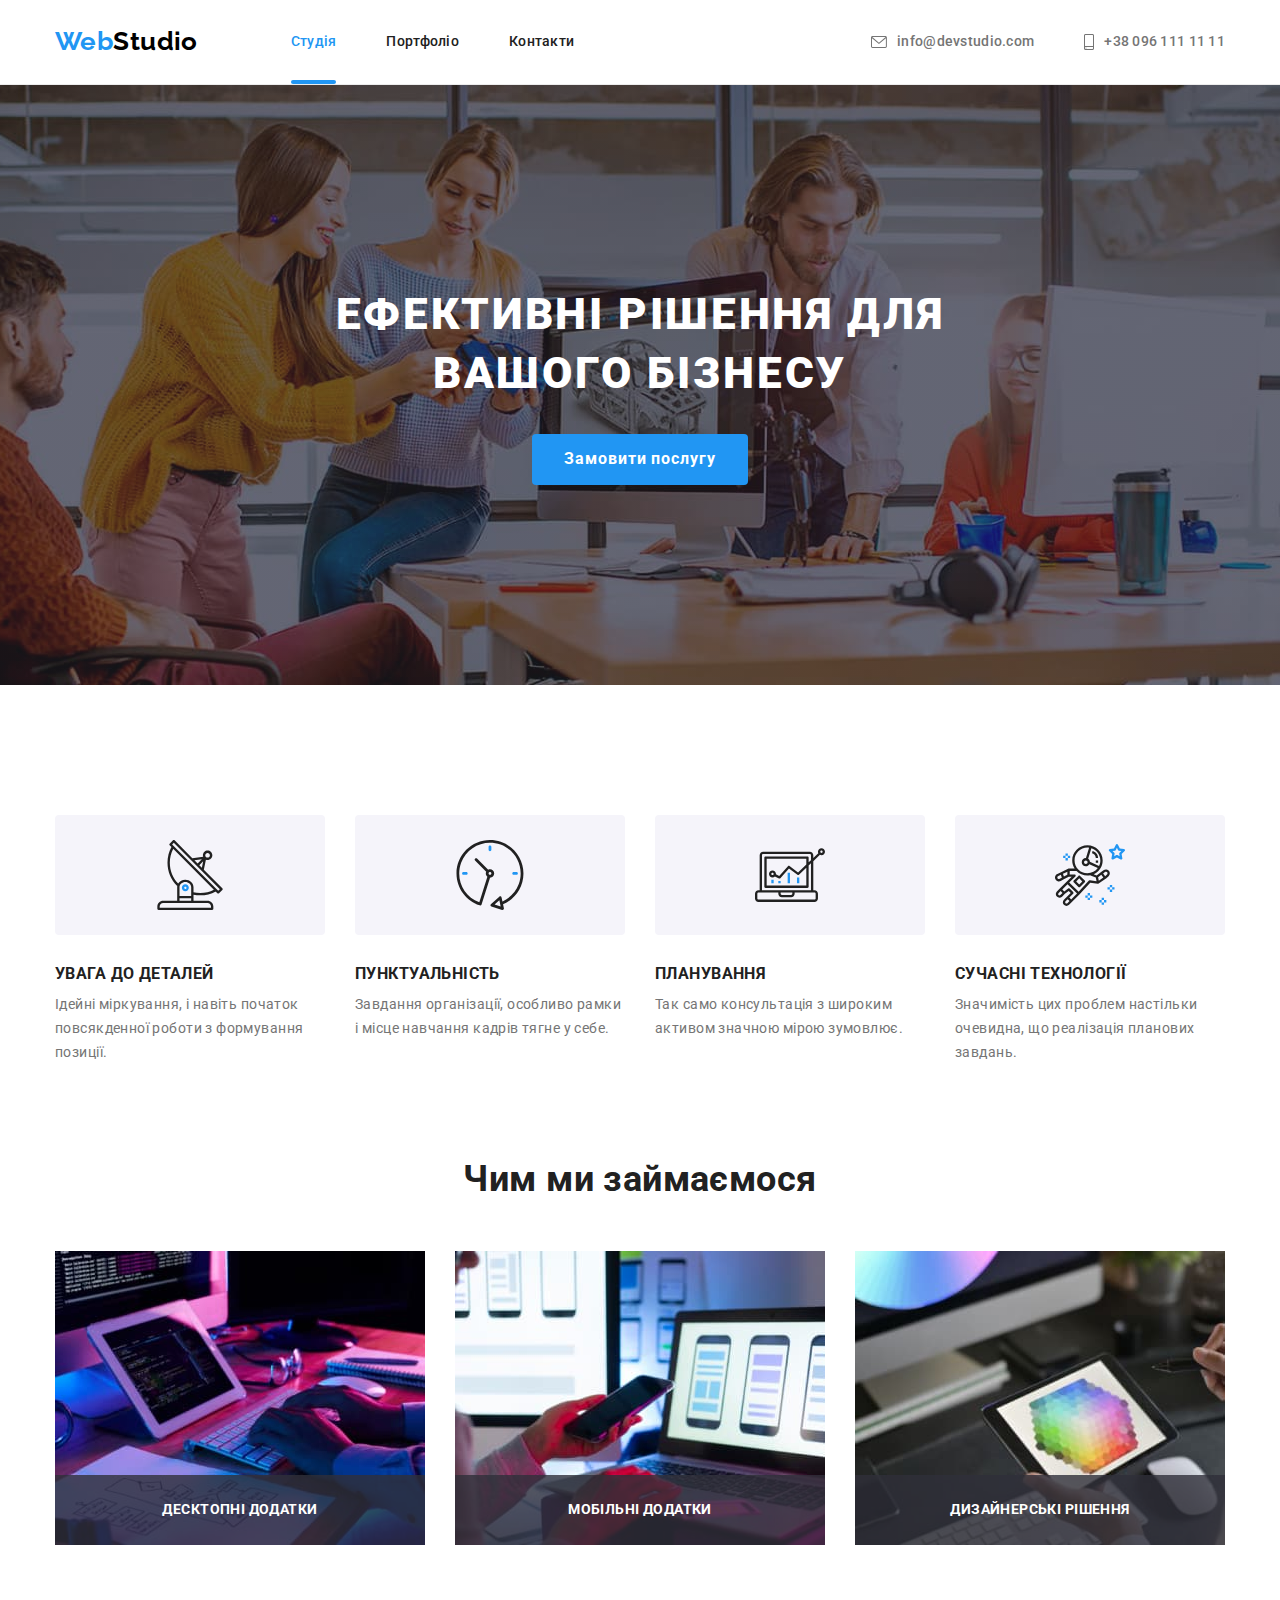
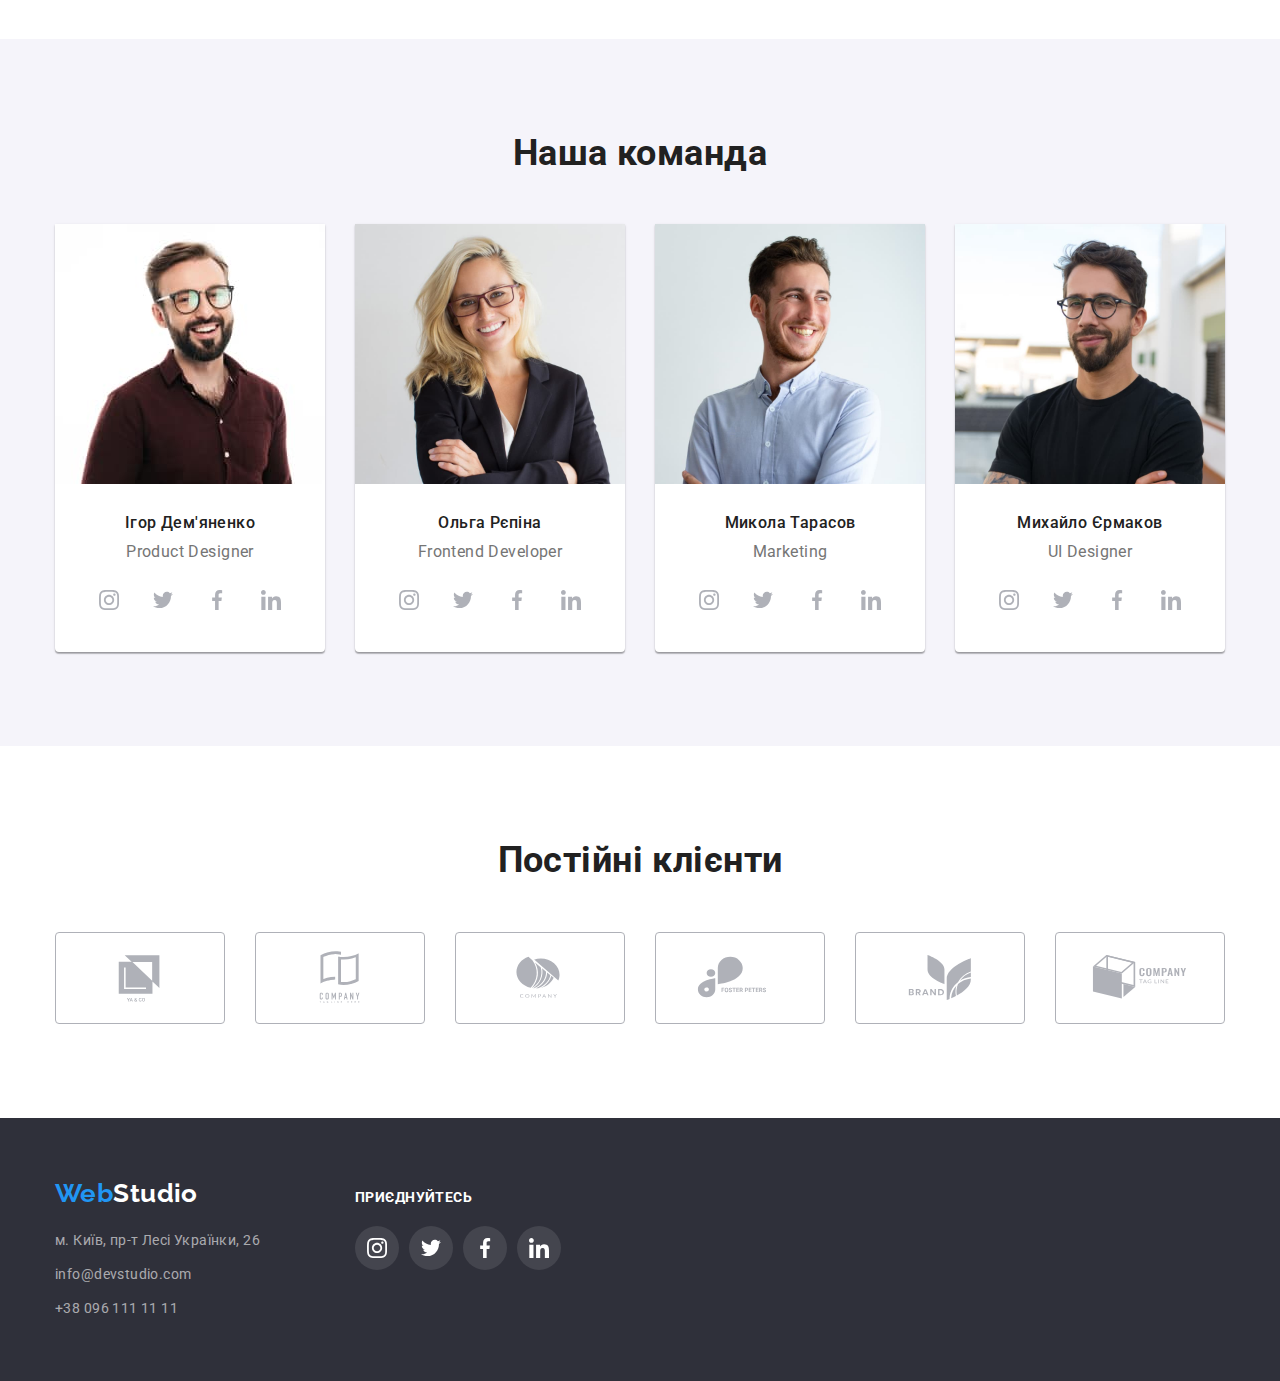
<file: index.html>
<!DOCTYPE html>
<html lang="uk">
<head>
    <meta charset="UTF-8">
    <meta http-equiv="X-UA-Compatible" content="IE=edge">
    <meta name="viewport" content="width=device-width, initial-scale=1.0">
    <title>Студія</title>
    <link rel="preconnect" href="https://fonts.googleapis.com">
    <link rel="preconnect" href="https://fonts.gstatic.com" crossorigin>
    <link href="https://fonts.googleapis.com/css2?family=Raleway:wght@700&family=Roboto:wght@400;500;700;900&display=swap"
        rel="stylesheet">
    <link rel="stylesheet" href="https://cdnjs.cloudflare.com/ajax/libs/modern-normalize/1.1.0/modern-normalize.min.css">
    <link rel="stylesheet" href="./css/styles.css">
</head>
<body>
    <header class="page-header border">
        <div class="container header-flex">
        <nav class="page-menu header-flex">
        <a class="logo link" href="./index.html" lang="en">Web<span class="logo-sp-head">Studio</span></a>
        <ul class="nav-list list">
            <li class="nav-item">
                <a class="nav-link active-page link" href="./index.html">Студія</a>
            </li>
            <li class="nav-item">
                <a class="nav-link link" href="./portfolio.html">Портфоліо</a>
            </li>
            <li class="nav-item">
                <a class="nav-link link" href="">Контакти</a>
            </li>
        </ul>
        </nav>
        <ul class="contact-list list">
            <li class="contact-item">
                <a class="contact-link link" href="mailto:info@devstudio.com">
                <svg  class="icon-contact" width="16" height="12">
                    <use href="./images/symbol-defs.svg#icon-envelope"></use>
                </svg>
                info@devstudio.com</a>
            </li>
            <li class="contact-item">
                <a class="contact-link link" href="tel:+380961111111">
                <svg class="icon-contact" width="10" height="16">
                    <use href="./images/symbol-defs.svg#icon-smartphone"></use>
                </svg>    
                +38 096 111 11 11</a>
            </li>
        </ul>
        </div>
    </header>
    <main class="page-main">
        <section class="hero-section section">
            <div class="banner">   
            <div class="container">
            <h1 class="hero-titel">Ефективні рішення для вашого бізнесу</h1>
            <button class="main-button" type="button" data-modal-open>Замовити послугу
            </button>
            </div>
            </div>
        </section>
        <section class="benefits-section section">
            <div class="container">
             <h2 class="benefits-titel">Наші переваги</h2>
             <ul class="benefits-list list">
                <li class="benefits-item details-item">
                    <div class="benefits-icon">
                        <svg  width="70" height="70" >
                            <use href="./images/symbol-defs.svg#icon-antenna"></use>
                        </svg>
                    </div>
                    <h3 class="benefits-points">Увага до деталей</h3>
                    <p class="benefits-text">Ідейні міркування, і навіть початок повсякденної роботи з формування позиції.</p>            
                </li>                         
                <li class="benefits-item punctuality-item">
                    <div class="benefits-icon">
                        <svg  width="70" height="70">
                            <use href="./images/symbol-defs.svg#icon-clock"></use>
                        </svg>
                    </div>
                    <h3 class="benefits-points">Пунктуальність</h3>
                    <p class="benefits-text">Завдання організації, особливо рамки і місце навчання кадрів тягне у себе.</p>
                </li>                   
                <li class="benefits-item planning-item">
                    <div class="benefits-icon">
                        <svg width="70" height="70">
                            <use href="./images/symbol-defs.svg#icon-pc"></use>
                        </svg>
                    </div>
                    <h3 class="benefits-points">Планування</h3>
                    <p class="benefits-text">Так само консультація з широким активом значною мірою зумовлює.</p>
                </li>                     
                <li class="benefits-item technology-item">
                    <div class="benefits-icon">
                        <svg width="70" height="70">
                            <use href="./images/symbol-defs.svg#icon-astronaut"></use>
                        </svg>
                    </div>
                    <h3 class="benefits-points">Сучасні технології</h3>
                    <p class="benefits-text">Значимість цих проблем настільки очевидна, що реалізація планових завдань.</p>
                </li>         
             </ul>
            </div>
        </section>
        <section class="works-section section">
            <div class="container">
            <h2 class="works-titel">Чим ми займаємося</h2>
            <ul class="works-list list">
             <li class="works-item">
                <img class="works-img" 
                src="./images/img1.jpg" 
                alt="Приклад роботи" 
                width="370" 
                height="294">
                <p class="works-text">Десктопні додатки</p>
             </li>
            <li class="works-item">
                <img class="works-img"
                src="./images/img2.jpg" 
                alt="Приклад роботи" 
                width="370" 
                height="294">
                <p class="works-text">Мобільні додатки</p>
            </li>
             <li class="works-item">
                <img class="works-img"
                src="./images/img3.jpg" 
                alt="Приклад роботи" 
                width="370" 
                height="294">
                <p class="works-text">Дизайнерські рішення</p>
             </li>
            </ul>
            </div>
        </section>
        <section class="teams-section section">
            <div class="container">
            <h2 class="teams-titel">Наша команда</h2>
            <ul class="teams-list list">
                <li class="teams-item">
                    <img class="teams-img"
                    src="./images/team-1.jpg" 
                    alt="team-1" 
                    width="270" 
                    height="260">
                    <h3 class="teams-name">Ігор Дем'яненко</h3>
                    <p class="teams-position-text" lang="en">Product Designer</p>
                    <ul class="social-list list">
                        <li class="social-item">
                            <a class="social-link" 
                            href="https://www.instagram.com/">
                            <svg class="instagram" width="20" height="20">
                                <use href="./images/symbol-defs.svg#icon-instagram"></use>
                            </svg>
                        </a>
                        </li>
                        <li class="social-item">
                            <a class="social-link" 
                            href="https://twitter.com/">
                            <svg class="twitter" width="20" height="20">
                                <use href="./images/symbol-defs.svg#icon-twitter"></use>
                            </svg>
                        </a>
                        </li>
                        <li class="social-item">
                            <a class="social-link"
                             href="https://www.facebook.com/">
                             <svg class="facebook" width="20" height="20">
                                <use href="./images/symbol-defs.svg#icon-facebook"></use>
                             </svg>
                            </a>
                        </li>
                        <li class="social-item">
                            <a class="social-link"
                             href="https://www.linkedin.com/">
                             <svg class="linkedin" width="20" height="20">
                                <use href="./images/symbol-defs.svg#icon-linkedin"></use>
                             </svg>
                            </a>
                        </li>
                    </ul>
                </li>    
                <li class="teams-item">
                    <img  class="teams-img"
                    src="./images/team-2.jpg" 
                    alt="team-2" 
                    width="270" 
                    height="260">
                    <h3 class="teams-name">Ольга Рєпіна</h3>
                    <p class="teams-position-text" lang="en">Frontend Developer</p>
                    <ul class="social-list list">
                        <li class="social-item instagram-link">
                            <a class="social-link" href="https://www.instagram.com/">
                                <svg class="instagram" width="20" height="20">
                                    <use href="./images/symbol-defs.svg#icon-instagram"></use>
                                </svg>
                            </a>
                        </li>
                        <li class="social-item">
                            <a class="social-link" href="https://twitter.com/">
                                <svg class="twitter" width="20" height="20">
                                    <use href="./images/symbol-defs.svg#icon-twitter"></use>
                                </svg>
                            </a>
                        </li>
                        <li class="social-item">
                            <a class="social-link" href="https://www.facebook.com/">
                                <svg class="facebook" width="20" height="20">
                                    <use href="./images/symbol-defs.svg#icon-facebook"></use>
                                </svg>
                            </a>
                        </li>
                        <li class="social-item">
                            <a class="social-link" href="https://www.linkedin.com/">
                                <svg class="linkedin" width="20" height="20">
                                    <use href="./images/symbol-defs.svg#icon-linkedin"></use>
                                </svg>
                            </a>
                        </li>
                    </ul>
                </li>
                <li class="teams-item">
                    <img class="teams-img"
                    src="./images/team-3.jpg" 
                    alt="team-3" 
                    width="270" 
                    height="260">
                    <h3 class="teams-name">Микола Тарасов</h3>
                    <p class="teams-position-text" lang="en">Marketing</p>
                    <ul class="social-list list">
                        <li class="social-item instagram-link">
                            <a class="social-link" href="https://www.instagram.com/">
                                <svg class="instagram" width="20" height="20">
                                    <use href="./images/symbol-defs.svg#icon-instagram"></use>
                                </svg>
                            </a>
                        </li>
                        <li class="social-item">
                            <a class="social-link" href="https://twitter.com/">
                                <svg class="twitter" width="20" height="20">
                                    <use href="./images/symbol-defs.svg#icon-twitter"></use>
                                </svg>
                            </a>
                        </li>
                        <li class="social-item">
                            <a class="social-link" href="https://www.facebook.com/">
                                <svg class="facebook" width="20" height="20">
                                    <use href="./images/symbol-defs.svg#icon-facebook"></use>
                                </svg>
                            </a>
                        </li>
                        <li class="social-item">
                            <a class="social-link" href="https://www.linkedin.com/">
                                <svg class="linkedin" width="20" height="20">
                                    <use href="./images/symbol-defs.svg#icon-linkedin"></use>
                                </svg>
                            </a>
                        </li>
                    </ul>
                </li>
                <li class="teams-item">
                    <img class="teams-img"
                    src="./images/team-4.jpg" 
                    alt="team-4" 
                    width="270" 
                    height="260">
                    <h3 class="teams-name">Михайло Єрмаков</h3>
                    <p class="teams-position-text" lang="en">UI Designer</p>
                    <ul class="social-list list">
                        <li class="social-item instagram-link">
                            <a class="social-link" href="https://www.instagram.com/">
                                <svg class="instagram" width="20" height="20">
                                    <use href="./images/symbol-defs.svg#icon-instagram"></use>
                                </svg>
                            </a>
                        </li>
                        <li class="social-item">
                            <a class="social-link" href="https://twitter.com/">
                                <svg class="twitter" width="20" height="20">
                                    <use href="./images/symbol-defs.svg#icon-twitter"></use>
                                </svg>
                            </a>
                        </li>
                        <li class="social-item">
                            <a class="social-link" href="https://www.facebook.com/">
                                <svg class="facebook" width="20" height="20">
                                    <use href="./images/symbol-defs.svg#icon-facebook"></use>
                                </svg>
                            </a>
                        </li>
                        <li class="social-item">
                            <a class="social-link" href="https://www.linkedin.com/">
                                <svg class="linkedin" width="20" height="20">
                                    <use href="./images/symbol-defs.svg#icon-linkedin"></use>
                                </svg>
                            </a>
                        </li>
                    </ul>
                </li>
            </ul>
            </div>
        </section>
        <section class="client-section section">
            <div class="container">
            <h2 class="client-titel">Постійні клієнти</h2>
            <ul class="client-list list">
                <li class="client-item">
                  <a class="client-link" href="" >
                    <svg class="client-icon" width="106" height="60">
                        <use href="./images/symbol-defs.svg#icon-Logo-1"></use>
                    </svg>
                  </a>
                </li>
                <li class="client-item">
                <a class="client-link" href="">
                    <svg class="client-icon" width="106" height="60">
                        <use href="./images/symbol-defs.svg#icon-Logo-2"></use>
                    </svg>
                </a>
                </li>
                <li class="client-item">
                <a class="client-link" href="">    
                   <svg class="client-icon" width="106" height="60">
                       <use href="./images/symbol-defs.svg#icon-Logo-3"></use>
                   </svg>
                </a>   
                </li>
                <li class="client-item">
                <a class="client-link" href="">
                    <svg class="client-icon" width="106" height="60">
                        <use href="./images/symbol-defs.svg#icon-Logo-4"></use>
                    </svg>
                </a>
                </li>
                <li class="client-item">
                <a class="client-link" href="">
                    <svg class="client-icon" width="106" height="60">
                        <use href="./images/symbol-defs.svg#icon-Logo-5"></use>
                    </svg>
                </a>
                </li>
                <li class="client-item">
                <a class="client-link" href="">
                    <svg class="client-icon" width="106" height="60">
                        <use href="./images/symbol-defs.svg#icon-Logo-6"></use>
                    </svg>
                </a>
                </li>
            </ul>
            </div>
        </section>
    </main>
    <footer class="page-footer">
<div class="container footer-flex">
    <div>
        <a class="footer-logo  link" 
        href="./index.html" 
        lang="en">Web<span class="footer-sp-logo">Studio</span>
        </a>
        <address class="footer-address">
            <ul class="address-list  list">
                <li class="address-item">
                    <a class="address-map link" href="https://goo.gl/maps/5BHayNTcwrDHLYgi8">м. Київ, пр-т Лесі Українки, 26</a>
                </li>
                <li class="address-item">
                    <a class="address-link link" href="mailto:info@devstudio.com">info@devstudio.com</a>
                </li>
                <li class="address-item">
                    <a class="address-link link" href="tel:+380961111111">+38 096 111 11 11</a>
                </li>
            </ul>
        </address>
    </div>
        <div class="footer-block">
            <p class="join-in">приєднуйтесь</p>
            <ul class="footer-social list">
                <li>
                    <a class="footer-link link" href="https://www.instagram.com/">
                        <svg width="20" height="20">
                            <use href="./images/symbol-defs.svg#icon-instagram"></use>
                        </svg>
                    </a>
                </li>
                <li>
                    <a class="footer-link link" href="https://twitter.com/">
                        <svg width="20" height="20">
                            <use href="./images/symbol-defs.svg#icon-twitter"></use>
                        </svg>
                    </a>
                </li>
                <li>
                    <a class="footer-link link" href="https://www.facebook.com/">
                        <svg width="20" height="20">
                            <use href="./images/symbol-defs.svg#icon-facebook"></use>
                        </svg>
                    </a>
                </li>
                <li>
                    <a class="footer-link link" href="https://www.linkedin.com/">
                        <svg width="20" height="20">
                            <use href="./images/symbol-defs.svg#icon-linkedin"></use>
                        </svg>
                    </a>
                </li>
            </ul>
        </div>     
    </div>
    </footer>
    <div class="backdrop is-hidden" data-modal>
        <div class="modal">
            <button class="modal-btn" data-modal-close>
                <svg class="modal-icon" width="18" height="18">
                    <use href="./images/symbol-defs.svg#icon-close-black-x"></use>
                </svg>
            </button>
        </div>
    </div>
    <script src="./js/modal.js"></script>
</body>
</html>
</file>
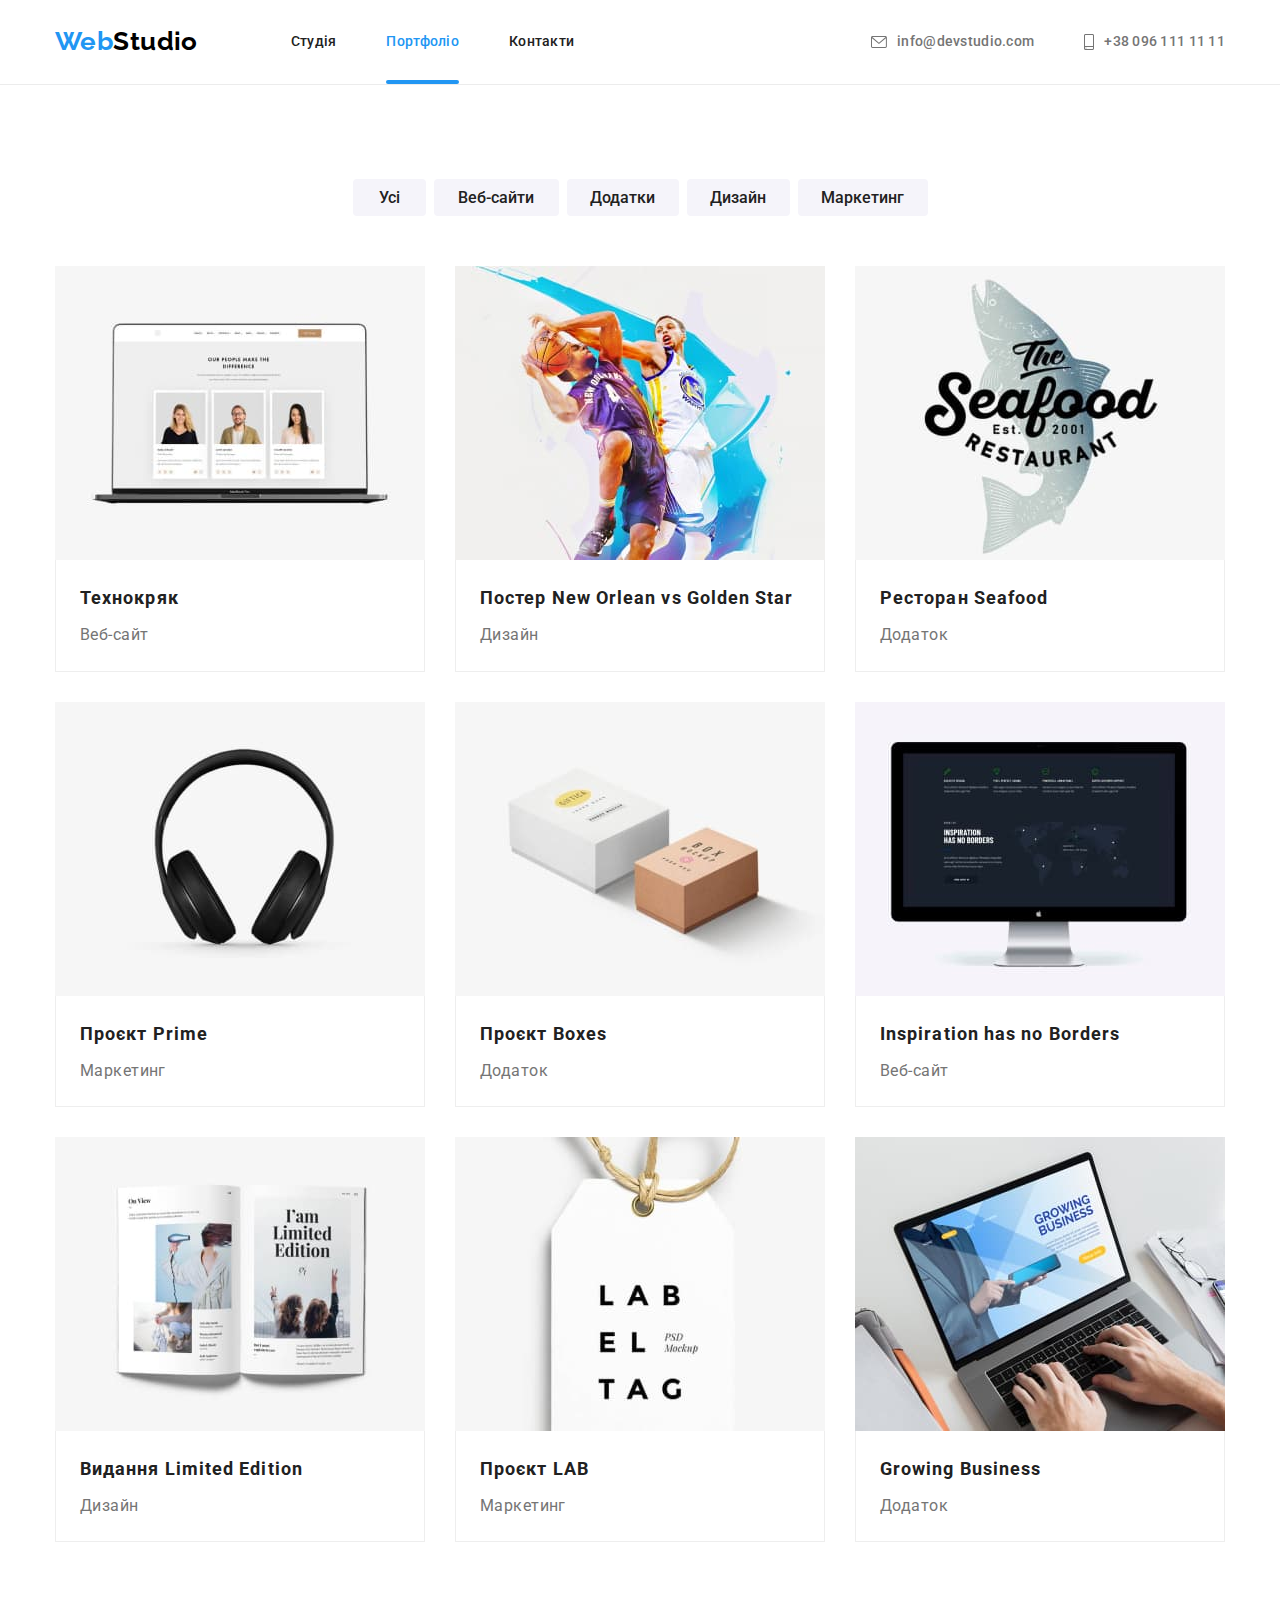
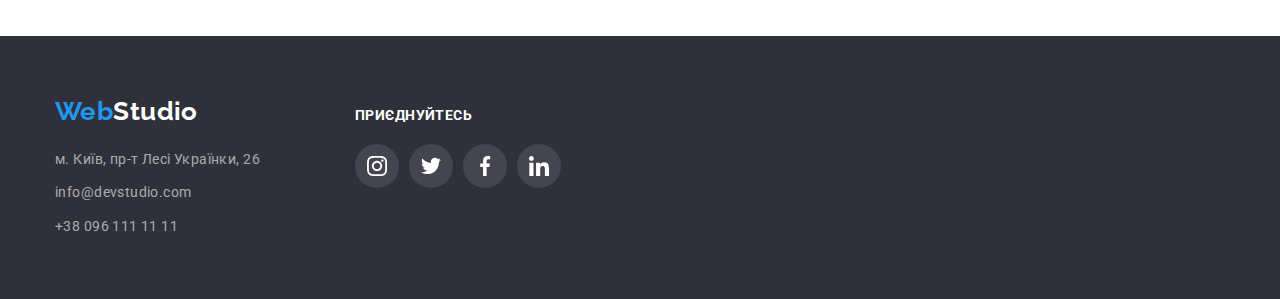
<file: portfolio.html>
<!DOCTYPE html>
<html lang="uk">
<head>
    <meta charset="UTF-8">
    <meta http-equiv="X-UA-Compatible" content="IE=edge">
    <meta name="viewport" content="width=device-width, initial-scale=1.0">
    <title>Портфоліо</title>
    <link rel="preconnect" href="https://fonts.googleapis.com">
    <link rel="preconnect" href="https://fonts.gstatic.com" crossorigin>
    <link href="https://fonts.googleapis.com/css2?family=Raleway:wght@700&family=Roboto:wght@400;500;700;900&display=swap"
        rel="stylesheet">
    <link rel="stylesheet" href="https://cdnjs.cloudflare.com/ajax/libs/modern-normalize/1.1.0/modern-normalize.min.css">
    <link rel="stylesheet" href="./css/styles.css">
</head>
<body>
    <header class="page-header border">
        <div class="container header-flex">
        <nav class="pag-nav header-flex">
            <a class="logo link" href="./index.html" lang="en">Web<span class="logo-sp-head">Studio</span></a>
            <ul class="nav-list list">
                <li class="nav-item">
                    <a class="nav-link link" href="./index.html">Студія</a>
                </li>
                <li class="nav-item">
                    <a class="nav-link active-page link" href="">Портфоліо</a>
                </li>
                <li class="nav-item">
                    <a class="nav-link link" href="">Контакти</a>
                </li>
            </ul>
        </nav>
        <ul class="contact-list list">
            <li class="contact-item">
                <li class="contact-item">
                    <a class="contact-link link" href="mailto:info@devstudio.com">
                    <svg class="icon-contact" width="16" height="12">
                        <use href="./images/symbol-defs.svg#icon-envelope"></use>
                    </svg>
                    info@devstudio.com</a>
            </li>
            <li class="contact-item">
                <a class="contact-link link" href="tel:+380961111111">
                <svg class="icon-contact" width="10" height="16">
                    <use href="./images/symbol-defs.svg#icon-smartphone"></use>
                </svg>
                +38 096 111 11 11</a>
            </li>
        </ul>
        </div>
    </header>
    <main class="page-main">
        <section class="section-portfolio section">
            <div class="container">
            <h1 class="main-titel">Портфоліо</h1>
            <ul class="section-list list">
                <li class="section-item">
                    <button 
                    class="section-btn btn-all" 
                    type="button">Усі</button>
                </li>
                <li class="section-item">
                    <button 
                    class="section-btn btn-site" 
                    type="button">Веб-сайти</button>
                </li>
                <li class="section-item">
                    <button 
                    class="section-btn btn-apps" 
                    type="button">Додатки</button>
                </li>
                <li class="section-item">
                    <button 
                    class="section-btn btn-design" 
                    type="button">Дизайн</button>
                </li>
                <li class="section-item">
                    <button 
                    class="section-btn btn-marketing" 
                    type="button">Маркетинг</button>
                </li>                
            </ul>
            <ul class="section-list-img  list">
                <li class="section-item-img">
                    <a class="img-link link" href="">
                <div class="container-box">
                    <img class="section-img" 
                    src="./images/portfolio-img-1.jpg" alt="portfolio-img-1" 
                         width="370"
                         height="294">
                    <div class="overlay-text">
                    <p class="container-text">Ресурс пропонує комплексні пропозиції з різним рівнем функціоналу та сервісів. 
                        Все це дозволить відвідувачу отримати
                    вичерпні відомості про компанію чи приватну особу
                    </p>
                    </div>
                </div>
                    <div class="border-portfolio">
                    <h2 class="portfolio-titel">Технокряк</h2>
                    <p class="section-text">Веб-сайт</p>
                    </div>
                    </a>
                </li>
                <li class="section-item-img">
                    <a class="img-link link" href="">
                <div class="container-box">
                    <img class="section-img" 
                    src="./images/portfolio-img-2.jpg" alt="portfolio-img-2" 
                         width="370"
                         height="294">
                        <div class="overlay-text">
                        <p class="container-text">Ресурс пропонує комплексні пропозиції з різним рівнем функціоналу та сервісів.
                                Все це дозволить відвідувачу отримати
                                вичерпні відомості про компанію чи приватну особу
                        </p>
                        </div>
                </div>
                    <div class="border-portfolio">
                    <h2 class="portfolio-titel">Постер <span lang="en">New Orlean vs Golden Star</span></h2>
                    <p class="section-text">Дизайн</p>
                    </div>
                    </a>
                </li>                   
                <li class="section-item-img">
                    <a class="img-link link" href="">
                <div class="container-box">
                    <img class="section-img" 
                    src="./images/portfolio-img-3.jpg" alt="portfolio-img-3" 
                         width="370"
                         height="294">
                        <div class="overlay-text">
                            <p class="container-text">Ресурс пропонує комплексні пропозиції з різним рівнем функціоналу та сервісів.
                                Все це дозволить відвідувачу отримати
                                вичерпні відомості про компанію чи приватну особу
                            </p>
                        </div>
                </div>         
                    <div class="border-portfolio">
                    <h2 class="portfolio-titel">Ресторан <span lang="en">Seafood</span></h2>
                    <p class="section-text">Додаток</p>
                    </div>
                    </a>
                </li>
                <li class="section-item-img">
                    <a class="img-link link" href="">
                <div class="container-box">
                    <img class="section-img" 
                    src="./images/portfolio-img-4.jpg" alt="portfolio-img-4" width="370"
                        height="294">
                    <div class="overlay-text">
                        <p class="container-text">Ресурс пропонує комплексні пропозиції з різним рівнем функціоналу та сервісів.
                            Все це дозволить відвідувачу отримати
                            вичерпні відомості про компанію чи приватну особу
                        </p>
                    </div>
                </div>        
                    <div class="border-portfolio">
                    <h2 class="portfolio-titel">Проєкт <span lang="en">Prime</span></h2>
                    <p class="section-text">Маркетинг</p>
                    </div>
                    </a>
                </li>
                <li class="section-item-img">
                    <a class="img-link link" href="">
                <div class="container-box">
                    <img class="section-img" 
                    src="./images/portfolio-img-5.jpg" alt="portfolio-img-5" width="370"
                        height="294">
                    <div class="overlay-text">
                        <p class="container-text">Ресурс пропонує комплексні пропозиції з різним рівнем функціоналу та сервісів.
                            Все це дозволить відвідувачу отримати
                            вичерпні відомості про компанію чи приватну особу
                        </p>
                    </div>
                </div>        
                    <div class="border-portfolio">
                    <h2 class="portfolio-titel">Проєкт <span>Boxes</span></h2>
                    <p class="section-text">Додаток</p>
                    </div>
                    </a>
                </li>
                <li class="section-item-img">
                    <a class="img-link link" href="">
                <div class="container-box">
                    <img class="section-img" 
                    src="./images/portfolio-img-6.jpg" alt="portfolio-img-6" width="370"
                        height="294">
                    <div class="overlay-text">
                        <p class="container-text">Ресурс пропонує комплексні пропозиції з різним рівнем функціоналу та сервісів.
                            Все це дозволить відвідувачу отримати
                            вичерпні відомості про компанію чи приватну особу
                        </p>
                    </div>
                </div>        
                    <div class="border-portfolio">
                    <h2 class="portfolio-titel" lang="en">Inspiration has no Borders</h2>
                    <p class="section-text">Веб-сайт</p>
                    </div>
                    </a>
                </li>
                <li class="section-item-img">
                    <a class="img-link link" href="">
                <div class="container-box">        
                    <img class="section-img" 
                    src="./images/portfolio-img-7.jpg" alt="portfolio-img-7" width="370"
                        height="294">
                    <div class="overlay-text">
                        <p class="container-text">Ресурс пропонує комплексні пропозиції з різним рівнем функціоналу та сервісів.
                            Все це дозволить відвідувачу отримати
                            вичерпні відомості про компанію чи приватну особу
                        </p>
                    </div>
                </div>    
                    <div class="border-portfolio">
                    <h2 class="portfolio-titel">Видання <span lang="en">Limited Edition</span></h2>
                    <p class="section-text">Дизайн</p>
                    </div>
                    </a>
                </li>
                <li class="section-item-img">
                    <a class="img-link link" href="">
                <div class="container-box">
                    <img class="section-img" 
                    src="./images/portfolio-img-8.jpg" alt="portfolio-img-8" width="370"
                        height="294">
                    <div class="overlay-text">
                        <p class="container-text">Ресурс пропонує комплексні пропозиції з різним рівнем функціоналу та сервісів.
                            Все це дозволить відвідувачу отримати
                            вичерпні відомості про компанію чи приватну особу
                        </p>
                    </div>    
                </div>        
                    <div class="border-portfolio">
                    <h2 class="portfolio-titel">Проєкт <span lang="en">LAB</span></h2>
                    <p class="section-text">Маркетинг</p>
                    </div>
                    </a>
                </li>
                <li class="section-item-img">
                    <a class="img-link link" href="">
                <div class="container-box">        
                    <img class="section-img" 
                    src="./images/portfolio-img-9.jpg" alt="portfolio-img-9" width="370"
                        height="294">
                    <div class="overlay-text">
                        <p class="container-text">Ресурс пропонує комплексні пропозиції з різним рівнем функціоналу та сервісів.
                            Все це дозволить відвідувачу отримати
                            вичерпні відомості про компанію чи приватну особу
                        </p>
                    </div>
                </div>        
                    <div class="border-portfolio">
                    <h2 class="portfolio-titel" lang="en">Growing Business</h2>
                    <p class="section-text">Додаток</p>
                    </div>
                    </a>
                </li>
            </ul>
            </div>
        </section>              
    </main>
    <footer class="page-footer">

    <div class="container footer-flex">
          <div>
        <a class="footer-logo link" 
        href="./index.html" lang="en">Web<span class="footer-sp-logo">Studio</span>
        </a>
        <address class="address">
            <ul class="address-list list">
                <li class="address-item">
                    <a class="address-map link" href="https://goo.gl/maps/5BHayNTcwrDHLYgi8">м. Київ, пр-т Лесі Українки, 26</a>
                </li>
                <li class="address-item">
                    <a class="address-link link" href="mailto:info@devstudio.com">info@devstudio.com</a>
                </li>
                <li class="address-item">
                    <a class="address-link link" href="tel:+380961111111">+38 096 111 11 11</a>
                </li>
            </ul>  
        </address>
           </div>
        <div class="footer-block">
            <p class="join-in">приєднуйтесь</p>         
                <ul class="footer-social list">
                    <li>
                        <a class="footer-link link" href="https://www.instagram.com/">
                            <svg width="20" height="20">
                                <use href="./images/symbol-defs.svg#icon-instagram"></use>
                            </svg>
                        </a>
                    </li>
                    <li>
                        <a class="footer-link link" href="https://twitter.com/">
                            <svg width="20" height="20">
                                <use href="./images/symbol-defs.svg#icon-twitter"></use>
                            </svg>
                        </a>
                    </li>
                    <li>
                        <a class="footer-link link" href="https://www.facebook.com/">
                            <svg width="20" height="20">
                                <use href="./images/symbol-defs.svg#icon-facebook"></use>
                            </svg>
                        </a>
                    </li>
                    <li>
                        <a class="footer-link link" href="https://www.linkedin.com/">
                            <svg width="20" height="20">
                                <use href="./images/symbol-defs.svg#icon-linkedin"></use>
                            </svg>
                        </a>
                    </li>
                </ul>
        </div>
    </div>
    </footer>
</body>
</html>
</file>
<file: css/styles.css>
:root {
    --main-text-color:#757575;
    /* --contact-link-text-color: #757575; */
    --titel-link-color: #212121;
    --style-color: #2196F3;
    --logo-sp-head-color: #000000;
    --hero-titel-color:#FFFFFF;
    --main-btn-color:#FFFFFF;
    --footer-sp-logo-color: #FFFFFF;
    --address-map-color:#FFFFFF;
    --address-link-color: rgba(255, 255, 255, 0.6);
    --btn-hover-focus-color: #FFFFFF;
    --border-portfolio-color: #EEEEEE;
    --client-link-color: #AFB1B8;
/*--------------------------------------------------------*/
    --btn-hover-bg-color: #188CE8;
    --main-bg-color: #FFFFFF;
    --hero-section-bg-color: #2F303A;
    --benefits-bg-color: #F5F4FA;
    --teams-section-bg-color:#F5F4FA;
    --kit-btn-bg-color:#F5F4FA;
    --footer-bg-color: #2F303A;  
    --container-text-bg-color: rgba(33, 150, 243, 0.9);
}


body {
    font-family: 'Roboto', sans-serif;
    font-size: 14px;
    line-height: 1.71;
    color: var(--main-text-color);
    background-color: var(--main-bg-color);
    letter-spacing: 0.03em;
}
.link {
    text-decoration: none;
}
.list {
    list-style: none;
}
h1
,h2
,h3
,p{
    margin: 0;
}
ul {
    margin: 0;
    padding: 0;
}

.container {
    width: 1200px;
    margin: 0 auto;
    padding-left: 15px;
    padding-right: 15px;
}
.section {
    padding-top: 94px;
    padding-bottom: 94px;
}

                                       /* Студія */
/* Header - Студія - Портфоліо */


.page-header {
    background-color: inherit;
}
.border {
    border-bottom: 1px solid #ECECEC;
}
.header-flex {
    display: flex;
    align-items: center;
}
.logo {
    display: inline-block;
    padding-top: 24px;
    padding-bottom: 24px;
    margin-right: 93px;
     
    font-family: 'Raleway',sans-serif;
    font-weight: 700;
    font-size: 26px;
    line-height: 1.2;
    color: var(--style-color);
}
.logo-sp-head {
   color: var(--logo-sp-head-color);
}
.nav-list {
    display: flex;
}
.nav-list >.nav-item:not(:last-child) {
    margin-right: 50px;
} 
.nav-link {
    transition: color 250ms cubic-bezier(0.4, 0, 0.2, 1);

    display: inline-block;
    padding-top: 32px;
    padding-bottom: 32px;

    font-weight: 500;
    font-size: 14px;
    line-height: 1.4;
    letter-spacing: 0.02em;
    color: var(--titel-link-color);
}

.active-page {
    color: var(--style-color);
    position: relative;
    
}

.active-page::after {
    content: "";
    position: absolute;
    display: block;
    bottom: 0;
    left: 0;

    width: 100%;
    height: 4px;
    
    background-color: var(--style-color);
    border-radius: 2px;
}
.active-page-port {
    color: var(--style-color);
}
.nav-link:hover,
.nav-link:focus {
    color: var(--style-color);
}
.contact-list {
    display: flex;
    margin-left: auto;
}
.contact-list >.contact-item:not(:last-child){
    margin-right: 50px;
}
.contact-link {
    transition: color 250ms cubic-bezier(0.4, 0, 0.2, 1),
    fill 250ms cubic-bezier(0.4, 0, 0.2, 1);

    display: flex;
    padding-top: 32px;
    padding-bottom: 32px;
    align-items: center;

    font-weight: 500;
    line-height: 1.14;
    letter-spacing: 0.02em;     
    color: inherit;
    fill: var(--main-text-color);
}
.icon-contact {
   margin-right: 10px;
}
.contact-link:hover,
.contact-link:focus {
    color: var(--style-color);
    fill:var(--style-color)
}


/* Main */
/* hero-section */
.hero-section.section {
    padding-top: 200px;
    padding-bottom: 200px;

    background-color: var(--hero-section-bg-color);
    text-align: center;
    max-width: 1600px;
    height: 600px;
    margin: 0 auto;
    background-image:
    linear-gradient(to right , rgba(47,48,58,0.4),rgba(47,48,58,0.4)),
    url("../images/hero.jpg");
    background-position: center;
    background-repeat: no-repeat;
    background-size: cover;
}
.hero-titel {
    width: 696px;
    margin: 0 auto;
    margin-bottom: 30px;

    font-weight: 900;
    font-size: 44px;
    line-height: 1.36;
    text-align: center;
    letter-spacing: 0.06em;
    text-transform: uppercase;
    color: var(--hero-titel-color);
}
.main-button {
    transition: background-color 250ms cubic-bezier(0.4, 0, 0.2, 1),
    box-shadow 250ms cubic-bezier(0.4, 0, 0.2, 1);

    display: inline-block;
    min-width: 216px;
    padding-top: 10px;
    padding-bottom: 10px;
    border: none;
    border-radius: 4px;

    font-family: inherit;
    background: var(--style-color);
    font-weight: 700;
    font-size: 16px;
    line-height: 1.9;     
    align-items: center;
    text-align: center;
    letter-spacing: 0.06em;
    color: var(--main-btn-color);
    cursor: pointer;
}
.main-button:hover,
.main-button:focus {
    background-color: var(--btn-hover-bg-color);
    box-shadow: 0px 4px 4px rgba(0, 0, 0, 0.15);
}
/* benefits-section */
.benefits-section{
    background-color: inherit;
}
.benefits-titel {
    visibility: hidden;
    
}
.benefits-list {
    display: flex;
    
}
.benefits-item:not(:last-child) {
    width: 270px;
    margin-right: 30px;
}

.benefits-icon {
    display: flex;
    align-items: center;
    justify-content: center;
    width: 270px;
    height: 120px;
    margin-bottom: 30px;
    
    border-radius: 4px;
    background-color: var(--benefits-bg-color); 
}

.benefits-points {
    margin-bottom: 10px;


    font-weight: 700;
    line-height: 1.14;
    text-transform: uppercase;    
    color: var(--titel-link-color);
}
.benefits-text {
    font-size: 14px;
}
/* works-section */
.works-section.section {
    padding-top: 0;
    background-color: inherit;
}
.works-list {
    display: flex;
    gap: 30px;
}


.works-titel {
    margin-bottom: 50px;

    font-weight: 700;
    font-size: 36px;
    line-height: 1.16;
    text-align: center;  
    color: var(--titel-link-color);
}
.works-item {
    position: relative;
}
.works-img {
    display: block;
}
.works-text {
    position: absolute;
    bottom: 0;
    width: 100%;
    
    padding-top: 27px;
    padding-bottom: 27px;
    
    font-weight: 700;
    line-height: 1.14;
    text-align: center;
    text-transform: uppercase;
    color: var(--address-map-color);
    background-color:rgba(47, 48, 58, 0.8);;
}
/* teams-section */
.teams-section.section {
    background-color: var(--teams-section-bg-color);
}
.teams-titel {
    margin-bottom: 50px; 

    font-weight: 700;
    font-size: 36px;
    line-height: 1.16;
    text-align: center;
    color: var(--titel-link-color);
}
.teams-list {
    display: flex;
    gap:30px;
}
.teams-item {
    background-color: var(--main-bg-color);
    box-shadow: 0px 1px 3px rgba(0, 0, 0, 0.12), 0px 1px 1px rgba(0, 0, 0, 0.14), 0px 2px 1px rgba(0, 0, 0, 0.2);
    border-radius: 0px 0px 4px 4px;
}
.teams-img {
    display: block;
    margin-bottom: 30px;
}

.teams-name {
    text-align: center;
    margin-bottom: 10px;
    
    font-weight: 500;
    font-size: 16px;
    line-height: 1.18;                 
    color: var(--titel-link-color);
}
.teams-position-text {
    margin-bottom: 16px;
        
    text-align: center;
    font-size: 16px;
    line-height: 1.18;   
    color: inherit;
}
.social-list {
    display: flex;
    margin-bottom: 30px;
    justify-content: center;
    
}
.social-list .social-item:not(:last-child){
    margin-right: 10px;
   
}
.social-link {
   transition: background-color 250ms cubic-bezier(0.4, 0, 0.2, 1),
   fill 250ms cubic-bezier(0.4, 0, 0.2, 1) ; 

   display: flex;
   align-items: center;
   justify-content: center;
   border-radius: 50%;
   width: 44px;
   height: 44px;
   
   fill:var(--client-link-color);
   background-color: var(--main-bg-color);
}
.social-link:hover,
.social-link:focus {
    background-color: var(--style-color);
    border: none;
    fill: var(--btn-hover-focus-color);
} 

/* client-section */
.client-section {
    text-align: center;
}

.client-titel {
    margin-bottom: 50px;

    color: var(--titel-link-color);
    font-weight: 700;
    font-size: 36px;
    line-height: 1.16;
}
.client-list {
    display: flex;
}

.client-link {
    transition: fill 250ms cubic-bezier(0.4, 0, 0.2, 1),
    border 250ms cubic-bezier(0.4,0,0.2,1);
   

    display: flex;
    align-items: center;
    justify-content: center;
    width: 170px;
    height: 92px;
    border: 1px solid var(--client-link-color);
    border-radius: 4px;

    fill: var(--client-link-color);
}

.client-list .client-item:not(:last-child) {
    margin-right: 30px;
}
.client-link:hover,
.client-link:focus {
    fill: var(--style-color);
    border: 1px solid  var(--style-color);
}
/* Footer - Студія - Портфоліо */
.page-footer {
    padding-top: 60px;
    padding-bottom: 60px;
    background-color: var(--footer-bg-color);
}
.main-titel {
    line-height: 0;
}
.address-item {
    font-style: normal;
}

.footer-logo {
    display: inline-block;
    margin-bottom: 20px;

    font-family: 'Raleway',sans-serif;        
    font-weight: 700;
    font-size: 26px;
    line-height: 1.2;           
    color: var(--style-color);
}
.footer-sp-logo{
    color: var(--footer-sp-logo-color);
}
.footer-flex {
    display: flex;
    align-items: baseline;
    
}
.address-item:not(:last-child) {
    margin-bottom: 10px;
}
.footer-address {
    display: flex;
}

.address-map {
    transition: color 250ms cubic-bezier(0.4, 0, 0.2, 1);

    font-size: 14px;         
    color: var(--address-link-color);
}
.address-map:hover,
.address-map:focus {
    color: var(--address-map-color);
}
.address-link {
    transition: color 250ms cubic-bezier(0.4,0,0.2,1);

    color: var(--address-link-color);
}
.address-link:hover,
.address-link:focus {
    color: var(--address-map-color);
}

.footer-block {
    margin-left: 95px;
    
}
.join-in {
    display: inline-block;
    margin-bottom: 20px;
   
    font-style: normal;
    text-transform: uppercase;
    color: var(--address-map-color);
    line-height: 1.14;
    font-weight: 700;
}
.footer-social {
    display: flex;  
}
.footer-social li:not(:last-child){
   margin-right: 10px;
}
.footer-link {
    transition: background-color 250ms cubic-bezier(0.4, 0, 0.2, 1);

    display: flex;
    justify-content: center;
    align-items: center;
    border-radius: 50%;
    width: 44px;
    height: 44px;
    

    fill: var(--address-map-color);
    background-color:rgba(255, 255, 255, 0.1);;
}
.footer-link:hover,
.footer-link:focus {
   background-color: var(--style-color);
}
                                        /*backdrop*/
.backdrop {
    position: fixed;
    top: 0;
    left: 0;
    opacity: 1;
    transition: opacity 250ms cubic-bezier(0.4, 0, 0.2, 1);

    width: 100%;
    height: 100%;
   
    background-color: rgba(0, 0, 0, 0.2);
}
.backdrop.is-hidden {
    pointer-events: none;
    opacity: 0;
    visibility: hidden;
}
.backdrop.is-hidden .modal {
    transform: translate(-50%, -50%) scale(1.2);
}
.modal {
    position: absolute;
    top: 50%;
    left: 50%;
    transform: translate(-50%,-50%) scale(1);
    transition: transform 250ms cubic-bezier(0.4, 0, 0.2, 1) ;
    
    min-width: 528px;
    min-height: 581px;
    padding: 8px;
    border-radius: 4px;

    box-shadow: 0px 1px 3px rgba(0, 0, 0, 0.12),
    0px 1px 1px rgba(0, 0, 0, 0.14),
    0px 2px 1px rgba(0, 0, 0, 0.2);
    background: var(--main-btn-color);
}

.modal-btn {
    display: flex;
    align-items: center;
    justify-content: center;
    margin-left: auto;
    width: 30px;
    height: 30px;
    border-radius: 50%;
    border:none;
    transition: border 250ms cubic-bezier(0.4, 0, 0.2, 1);

    cursor: pointer;
    background-color: var(--main-bg-color) ;
}
.modal-btn:hover,
.modal-btn:focus {
    border: 1px solid rgba(0, 0, 0, 0.1);
}

                                       /* Портфоліо */
/* Main */

.main-titel {
    visibility: hidden;
}
.section-btn {
    transition: color 250ms cubic-bezier(0.4, 0, 0.2, 1),
    background-color 250ms cubic-bezier(0.4, 0, 0.2, 1),
    box-shadow 250ms cubic-bezier(0.4, 0, 0.2, 1);

    font-family: inherit;
    font-weight: 500;
    font-size: 16px;
    line-height: 1.6;  
    text-align: center;    
    color: var(--titel-link-color);
    background-color: var(--kit-btn-bg-color);
    border: none;
    border-radius: 4px;
    cursor: pointer;
}
.section-list {
    display: flex;
    justify-content: center;
    margin-bottom: 50px;
}
.section-list >.section-item:not(:last-child){
    margin-right: 8px;
}
.btn-all {
    display: inline-block;
    min-width: 73px;
    padding-top: 6px;
    padding-bottom: 6px;
}
.btn-site {
    display: inline-block;
    min-width: 125px;
    padding-top: 6px;
    padding-bottom: 6px;
}
.btn-apps {
    display: inline-block;
    min-width: 112px;
    padding-top: 6px;
    padding-bottom: 6px;
}
.btn-design {
    display: inline-block;
    min-width: 103px;
    padding-top: 6px;
    padding-bottom: 6px;
}
.btn-marketing {
    display: inline-block;
    min-width: 130px;
    padding-top: 6px;
    padding-bottom: 6px;
}

.section-btn:hover,
.section-btn:focus {
    color: var(--btn-hover-focus-color);
    background-color:var(--style-color);
    box-shadow: 0px 3px 1px rgba(0, 0, 0, 0.1),
    0px 1px 2px rgba(0, 0, 0, 0.08),
    0px 2px 2px rgba(0, 0, 0, 0.12);
}

.section-list-img {
    display: flex;
    flex-wrap: wrap;
}
.section-item-img {
    width: 370px;
    margin-right: 30px;
    margin-bottom: 30px;
}
.container-box {
    position: relative;
    overflow: hidden;
}
.overlay-text {
    position: absolute;
    top:0;
    left: 0;
    transform: translateY(100%);
    transition: transform 250ms cubic-bezier(0.4,0,0.2,1);
    
    width: 100%;
    height: 100%;
    padding: 63px 24px;

    background-color: var(--container-text-bg-color);
    color: var(--address-map-color);
    font-size: 18px;
    line-height: 1.55;
}

.img-link {
    display: inline-block;
    transition: box-shadow 250ms cubic-bezier(0.4, 0, 0.2, 1);
 }
.img-link:hover .overlay-text,
.img-link:focus .overlay-text {
    transform: translateY(0);
} 


.img-link:hover, 
.img-link:focus {
    box-shadow: 0px 1px 1px rgba(0, 0, 0, 0.12),
    0px 4px 4px rgba(0, 0, 0, 0.06),
    1px 4px 6px rgba(0, 0, 0, 0.16);
}

.border-portfolio {
    padding-right: 24px;
    padding-left: 24px;
    padding-top: 20px;
    padding-bottom: 20px;
    border: 1px solid var(--border-portfolio-color);
    border-top: none; 
}
.section-item-img:nth-child(3n){
    margin-right: 0;
}
.section-item-img:nth-last-child(-n + 3){
    margin-bottom: 0;
}
.section-img {
    display: block;
          
}
.portfolio-titel {
    margin-bottom: 4px;
    
    
    
    font-weight: 700;
    font-size: 18px;
    line-height: 2;   
    letter-spacing: 0.06em;
    color: var(--titel-link-color);
}
.section-text {
    color: var(--main-text-color);
    font-size: 16px;
    line-height: 1.9;
}
/* Footer */
.address-link {
    font-style: normal;
}
</file>
